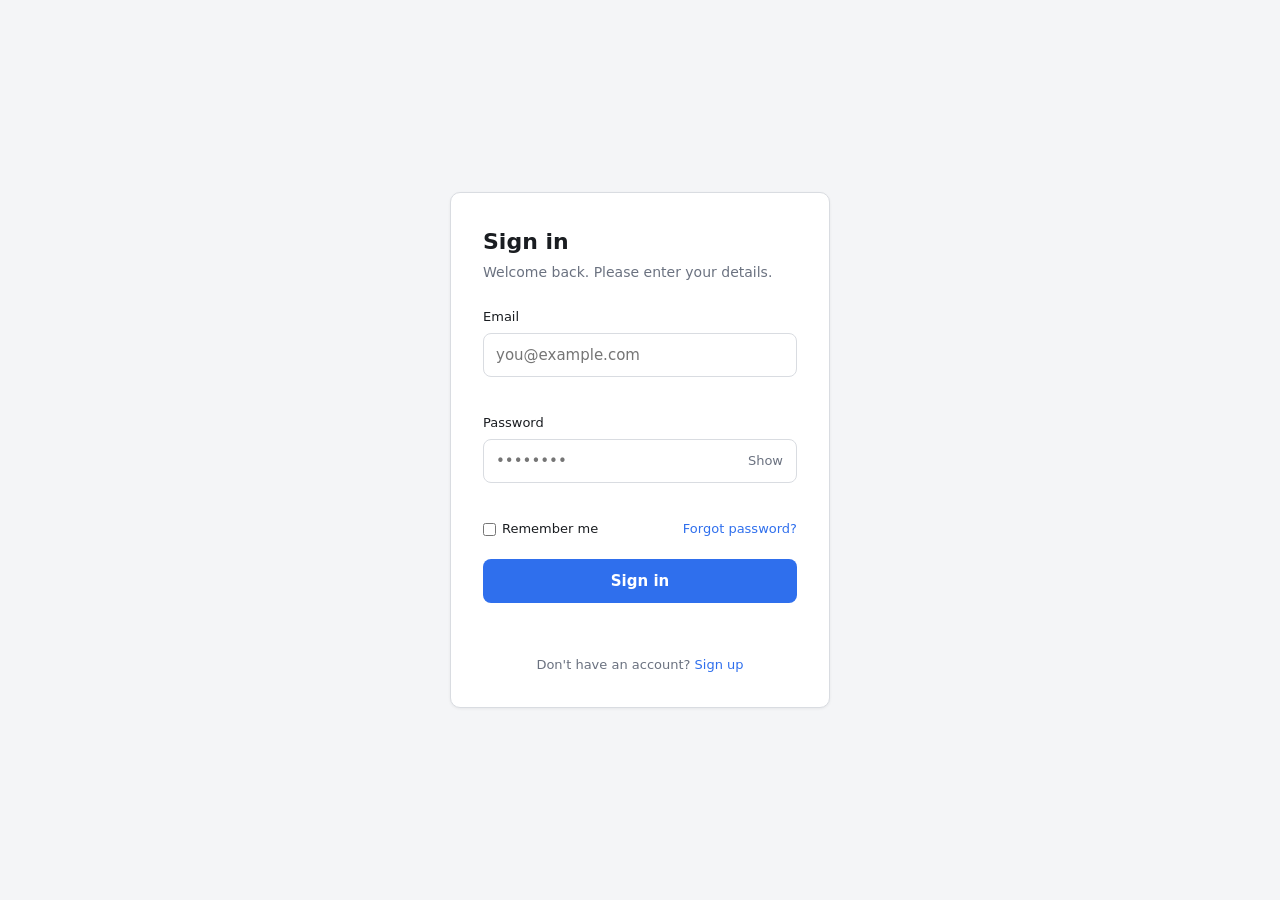
<file: index.html>
<!DOCTYPE html>
<html lang="en">
<head>
  <meta charset="UTF-8">
  <meta name="viewport" content="width=device-width, initial-scale=1">
  <title>Sign in</title>
  <link rel="stylesheet" href="styles.css">
</head>
<body>
  <main class="card">
    <h1>Sign in</h1>
    <p class="subtitle">Welcome back. Please enter your details.</p>

    <form id="login-form" novalidate>
      <div class="field">
        <label for="email">Email</label>
        <input type="email" id="email" name="email" autocomplete="email"
               placeholder="you@example.com" required>
        <span class="error" id="email-error" role="alert"></span>
      </div>

      <div class="field">
        <label for="password">Password</label>
        <div class="password-wrap">
          <input type="password" id="password" name="password"
                 autocomplete="current-password" placeholder="••••••••" required>
          <button type="button" class="toggle" id="toggle-password"
                  aria-label="Show password">Show</button>
        </div>
        <span class="error" id="password-error" role="alert"></span>
      </div>

      <div class="row">
        <label class="checkbox">
          <input type="checkbox" id="remember" name="remember">
          <span>Remember me</span>
        </label>
        <a class="link" href="#">Forgot password?</a>
      </div>

      <button type="submit" class="submit">Sign in</button>
      <p class="status" id="status" role="status"></p>
    </form>

    <p class="footer">Don't have an account? <a class="link" href="#">Sign up</a></p>
  </main>

  <script src="session.js"></script>
  <script src="script.js"></script>
</body>
</html>
</file>
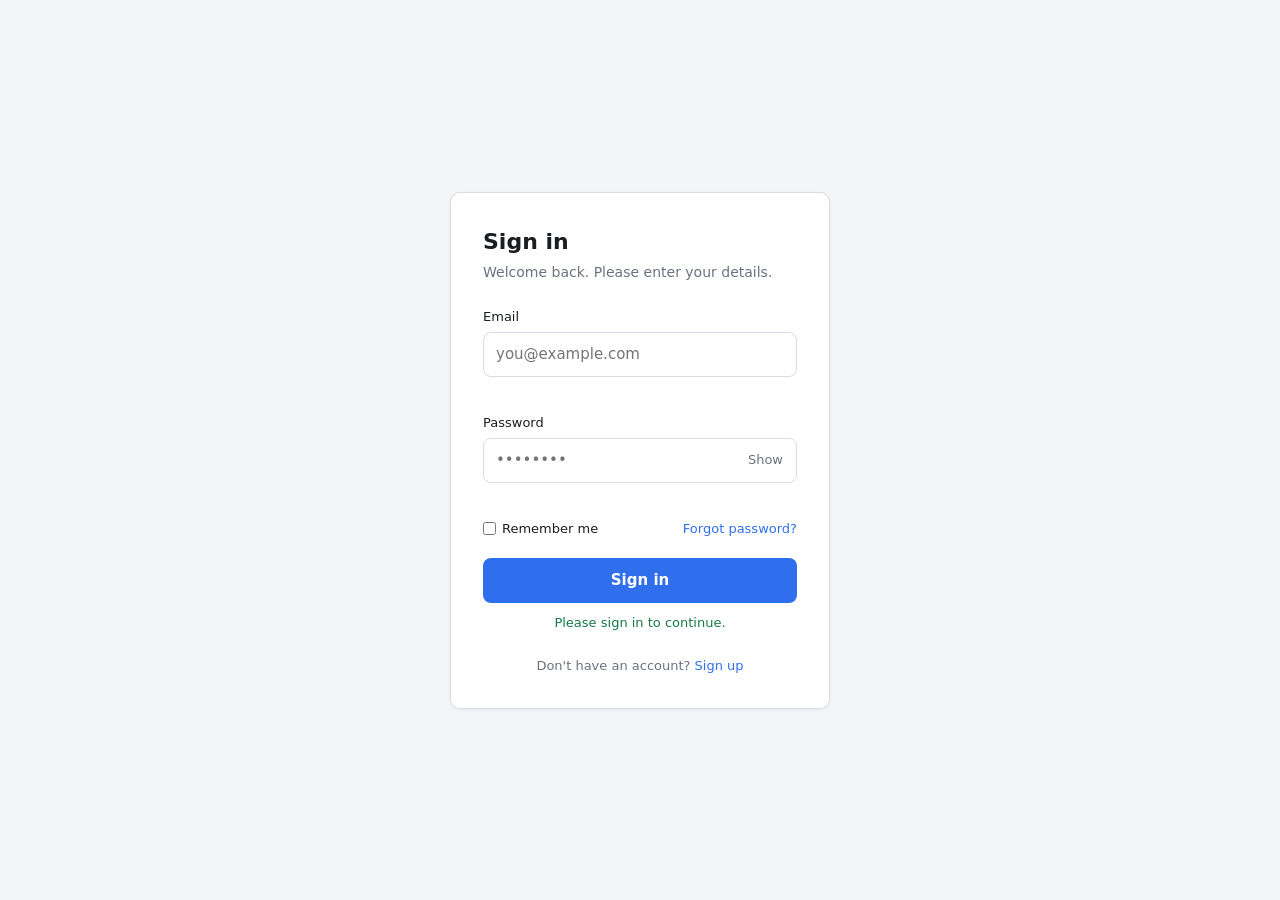
<file: dashboard.html>
<!DOCTYPE html>
<html lang="en">
<head>
  <meta charset="utf-8">
  <meta name="viewport" content="width=device-width, initial-scale=1">
  <title>Dashboard</title>
  <link rel="stylesheet" href="dashboard.css">
  <!-- Gate before the body renders, so no dashboard content flashes up first.
       replace() keeps the gated page out of history, so Back can't return. -->
  <script src="session.js"></script>
  <script>
    if (!window.Session.current()) {
      window.location.replace('index.html?next=dashboard');
    }
  </script>
</head>
<body>
  <header class="topbar">
    <div class="brand">
      <span class="dot" aria-hidden="true"></span>
      <h1>Dashboard</h1>
    </div>
    <nav class="nav">
      <a href="#" class="active">Overview</a>
      <a href="#">Reports</a>
      <a href="#">Settings</a>
    </nav>
    <div class="topbar-actions">
      <button id="theme-toggle" class="theme-toggle" type="button" aria-label="Toggle color theme">
        <span data-theme-icon>Dark</span>
      </button>
      <button id="sign-out" class="sign-out" type="button">Sign out</button>
    </div>
  </header>

  <main class="page">
    <section class="stats" aria-label="Key metrics">
      <article class="card stat">
        <p class="stat-label">Revenue</p>
        <p class="stat-value" data-metric="revenue">—</p>
        <p class="stat-delta up">+12.4% <span>vs last month</span></p>
      </article>
      <article class="card stat">
        <p class="stat-label">Active users</p>
        <p class="stat-value" data-metric="users">—</p>
        <p class="stat-delta up">+3.1% <span>vs last month</span></p>
      </article>
      <article class="card stat">
        <p class="stat-label">Orders</p>
        <p class="stat-value" data-metric="orders">—</p>
        <p class="stat-delta down">−1.8% <span>vs last month</span></p>
      </article>
      <article class="card stat">
        <p class="stat-label">Churn</p>
        <p class="stat-value" data-metric="churn">—</p>
        <p class="stat-delta up">−0.4pt <span>vs last month</span></p>
      </article>
    </section>

    <section class="card chart-card" aria-label="Revenue over time">
      <div class="card-head">
        <h2>Revenue</h2>
        <p class="muted">Last 12 months</p>
      </div>
      <div id="chart" class="chart"></div>
    </section>

    <section class="card" aria-label="Recent activity">
      <div class="card-head">
        <h2>Recent activity</h2>
        <p class="muted">Latest 6 events</p>
      </div>
      <table class="table">
        <thead>
          <tr>
            <th scope="col">Customer</th>
            <th scope="col">Event</th>
            <th scope="col" class="num">Amount</th>
            <th scope="col">Status</th>
          </tr>
        </thead>
        <tbody id="activity"></tbody>
      </table>
    </section>
  </main>

  <script src="data.js"></script>
  <script src="app.js"></script>
</body>
</html>
</file>
<file: styles.css>
:root {
  --bg: #f4f5f7;
  --surface: #ffffff;
  --text: #1a1d21;
  --muted: #6b7280;
  --border: #d9dce1;
  --accent: #2f6fed;
  --accent-hover: #2559c7;
  --danger: #c02c2c;
  --success: #17794a;
  --radius: 10px;
}

@media (prefers-color-scheme: dark) {
  :root {
    --bg: #14171c;
    --surface: #1d2127;
    --text: #eceef1;
    --muted: #9aa2ad;
    --border: #333942;
    --accent: #5b8dfb;
    --accent-hover: #7aa3ff;
    --danger: #ff7b7b;
    --success: #58d19b;
  }
}

* { box-sizing: border-box; }

body {
  margin: 0;
  min-height: 100vh;
  display: flex;
  align-items: center;
  justify-content: center;
  padding: 24px;
  background: var(--bg);
  color: var(--text);
  font-family: system-ui, -apple-system, "Segoe UI", Roboto, sans-serif;
  font-size: 15px;
  line-height: 1.5;
}

.card {
  width: 100%;
  max-width: 380px;
  background: var(--surface);
  border: 1px solid var(--border);
  border-radius: var(--radius);
  padding: 32px;
  box-shadow: 0 1px 3px rgba(0, 0, 0, .06);
}

h1 {
  margin: 0 0 4px;
  font-size: 22px;
}

.subtitle {
  margin: 0 0 24px;
  color: var(--muted);
  font-size: 14px;
}

.field {
  margin-bottom: 16px;
}

label {
  display: block;
  margin-bottom: 6px;
  font-size: 13px;
  font-weight: 500;
}

input[type="email"],
input[type="password"],
input[type="text"] {
  width: 100%;
  padding: 10px 12px;
  border: 1px solid var(--border);
  border-radius: 8px;
  background: var(--surface);
  color: var(--text);
  font: inherit;
}

input:focus-visible,
button:focus-visible,
a:focus-visible {
  outline: 2px solid var(--accent);
  outline-offset: 2px;
}

input.invalid {
  border-color: var(--danger);
}

.password-wrap {
  position: relative;
}

.password-wrap input {
  padding-right: 64px;
}

.toggle {
  position: absolute;
  top: 50%;
  right: 8px;
  transform: translateY(-50%);
  padding: 4px 6px;
  border: 0;
  background: none;
  color: var(--muted);
  font: inherit;
  font-size: 13px;
  cursor: pointer;
}

.toggle:hover { color: var(--text); }

.error {
  display: block;
  min-height: 16px;
  margin-top: 4px;
  color: var(--danger);
  font-size: 12px;
}

.row {
  display: flex;
  align-items: center;
  justify-content: space-between;
  margin: 4px 0 20px;
  font-size: 13px;
}

.checkbox {
  display: flex;
  align-items: center;
  gap: 6px;
  margin: 0;
  font-weight: 400;
  cursor: pointer;
}

.checkbox input { margin: 0; }

.link {
  color: var(--accent);
  text-decoration: none;
}

.link:hover { text-decoration: underline; }

.submit {
  width: 100%;
  padding: 11px;
  border: 0;
  border-radius: 8px;
  background: var(--accent);
  color: #fff;
  font: inherit;
  font-weight: 600;
  cursor: pointer;
}

.submit:hover { background: var(--accent-hover); }

.submit:disabled {
  opacity: .6;
  cursor: not-allowed;
}

.status {
  min-height: 18px;
  margin: 10px 0 0;
  font-size: 13px;
  text-align: center;
  color: var(--success);
}

.footer {
  margin: 24px 0 0;
  text-align: center;
  font-size: 13px;
  color: var(--muted);
}
</file>
<file: dashboard.css>
:root {
  color-scheme: light;
  --plane:          #f9f9f7;
  --surface:        #fcfcfb;
  --text-primary:   #0b0b0b;
  --text-secondary: #52514e;
  --text-muted:     #898781;
  --grid:           #e1e0d9;
  --baseline:       #c3c2b7;
  --border:         rgba(11, 11, 11, 0.10);
  --series-1:       #2a78d6;
  --good:           #006300;
  --critical:       #d03b3b;
  --hover-wash:     rgba(11, 11, 11, 0.04);
}

@media (prefers-color-scheme: dark) {
  :root:not([data-theme="light"]) {
    color-scheme: dark;
    --plane:          #0d0d0d;
    --surface:        #1a1a19;
    --text-primary:   #ffffff;
    --text-secondary: #c3c2b7;
    --text-muted:     #898781;
    --grid:           #2c2c2a;
    --baseline:       #383835;
    --border:         rgba(255, 255, 255, 0.10);
    --series-1:       #3987e5;
    --good:           #0ca30c;
    --critical:       #e66767;
    --hover-wash:     rgba(255, 255, 255, 0.06);
  }
}

:root[data-theme="dark"] {
  color-scheme: dark;
  --plane:          #0d0d0d;
  --surface:        #1a1a19;
  --text-primary:   #ffffff;
  --text-secondary: #c3c2b7;
  --text-muted:     #898781;
  --grid:           #2c2c2a;
  --baseline:       #383835;
  --border:         rgba(255, 255, 255, 0.10);
  --series-1:       #3987e5;
  --good:           #0ca30c;
  --critical:       #e66767;
  --hover-wash:     rgba(255, 255, 255, 0.06);
}

* { box-sizing: border-box; }

body {
  margin: 0;
  background: var(--plane);
  color: var(--text-primary);
  font: 15px/1.5 system-ui, -apple-system, "Segoe UI", sans-serif;
  -webkit-font-smoothing: antialiased;
}

/* ---------- top bar ---------- */

.topbar {
  display: flex;
  align-items: center;
  gap: 24px;
  padding: 14px 16px;
  background: var(--surface);
  border-bottom: 1px solid var(--border);
  position: sticky;
  top: 0;
  z-index: 5;
}

.brand { display: flex; align-items: center; gap: 10px; }

.brand h1 {
  margin: 0;
  font-size: 16px;
  font-weight: 600;
  letter-spacing: -0.01em;
}

.dot {
  width: 10px;
  height: 10px;
  border-radius: 50%;
  background: var(--series-1);
}

.nav { display: flex; gap: 4px; margin-left: auto; }

.nav a {
  padding: 6px 10px;
  border-radius: 6px;
  color: var(--text-secondary);
  text-decoration: none;
  font-size: 14px;
}

.nav a:hover { background: var(--hover-wash); color: var(--text-primary); }
.nav a.active { color: var(--text-primary); font-weight: 600; }

.theme-toggle {
  padding: 6px 12px;
  border: 1px solid var(--border);
  border-radius: 6px;
  background: transparent;
  color: var(--text-secondary);
  font: inherit;
  font-size: 13px;
  cursor: pointer;
}

.theme-toggle:hover { background: var(--hover-wash); color: var(--text-primary); }

.topbar-actions { display: flex; align-items: center; gap: 8px; }

.sign-out {
  padding: 6px 12px;
  border: 1px solid var(--border);
  border-radius: 6px;
  background: transparent;
  color: var(--text-secondary);
  font: inherit;
  font-size: 13px;
  cursor: pointer;
}

.sign-out:hover { background: var(--hover-wash); color: var(--text-primary); }

/* ---------- layout ---------- */

.page {
  max-width: 1080px;
  margin: 0 auto;
  padding: 24px 16px 48px;
  display: grid;
  gap: 16px;
}

.card {
  background: var(--surface);
  border: 1px solid var(--border);
  border-radius: 10px;
  padding: 18px;
}

.card-head {
  display: flex;
  align-items: baseline;
  justify-content: space-between;
  gap: 12px;
  margin-bottom: 16px;
}

.card-head h2 { margin: 0; font-size: 15px; font-weight: 600; }

.muted { margin: 0; color: var(--text-muted); font-size: 13px; }

/* ---------- stat tiles ---------- */

.stats {
  display: grid;
  grid-template-columns: repeat(auto-fit, minmax(200px, 1fr));
  gap: 16px;
}

.stat-label {
  margin: 0 0 6px;
  color: var(--text-secondary);
  font-size: 13px;
}

.stat-value {
  margin: 0;
  font-size: 28px;
  font-weight: 600;
  letter-spacing: -0.02em;
}

.stat-delta {
  margin: 6px 0 0;
  font-size: 13px;
  font-weight: 500;
}

.stat-delta span { color: var(--text-muted); font-weight: 400; }
.stat-delta.up { color: var(--good); }
.stat-delta.down { color: var(--critical); }

/* ---------- chart ---------- */

.chart { position: relative; }
.chart svg { display: block; width: 100%; height: auto; }

.bar { fill: var(--series-1); transition: opacity 90ms ease; }
.bar-hit { fill: transparent; cursor: pointer; }
.bar-hit:focus-visible { outline: 2px solid var(--series-1); outline-offset: 2px; }
.chart.has-hover .bar { opacity: 0.45; }
.chart.has-hover .bar.active { opacity: 1; }

.gridline { stroke: var(--grid); stroke-width: 1; }
.axis-line { stroke: var(--baseline); stroke-width: 1; }
.tick { fill: var(--text-muted); font-size: 11px; font-variant-numeric: tabular-nums; }
.bar-label { fill: var(--text-secondary); font-size: 11px; font-weight: 600; }

.tooltip {
  position: absolute;
  pointer-events: none;
  transform: translate(-50%, -100%);
  background: var(--surface);
  border: 1px solid var(--border);
  border-radius: 6px;
  box-shadow: 0 2px 10px rgba(0, 0, 0, 0.14);
  padding: 7px 10px;
  font-size: 12px;
  line-height: 1.4;
  white-space: nowrap;
  opacity: 0;
  transition: opacity 90ms ease;
}

.tooltip.visible { opacity: 1; }
.tooltip b { font-weight: 600; font-variant-numeric: tabular-nums; }
.tooltip .tip-label { color: var(--text-muted); }

/* ---------- table ---------- */

.table {
  width: 100%;
  border-collapse: collapse;
  font-size: 14px;
}

.table th {
  text-align: left;
  padding: 0 12px 8px 0;
  color: var(--text-muted);
  font-size: 12px;
  font-weight: 500;
  border-bottom: 1px solid var(--border);
}

.table td {
  padding: 11px 12px 11px 0;
  border-bottom: 1px solid var(--border);
  color: var(--text-secondary);
}

.table tbody tr:last-child td { border-bottom: 0; }
.table tbody tr:hover td { background: var(--hover-wash); }
.table td:first-child { color: var(--text-primary); font-weight: 500; }
.table .num { text-align: right; padding-right: 32px; font-variant-numeric: tabular-nums; }
.table th:last-child, .table td:last-child { width: 88px; padding-right: 0; }

.pill {
  display: inline-flex;
  align-items: center;
  gap: 5px;
  font-size: 12px;
  font-weight: 500;
}

.pill::before {
  content: "";
  width: 7px;
  height: 7px;
  border-radius: 50%;
  background: currentColor;
}

.pill.paid { color: var(--good); }
.pill.pending { color: var(--text-secondary); }
.pill.failed { color: var(--critical); }

@media (max-width: 560px) {
  .nav { display: none; }
  .topbar-actions { margin-left: auto; }  /* .nav normally does the pushing */
  .stat-value { font-size: 24px; }
}
</file>
